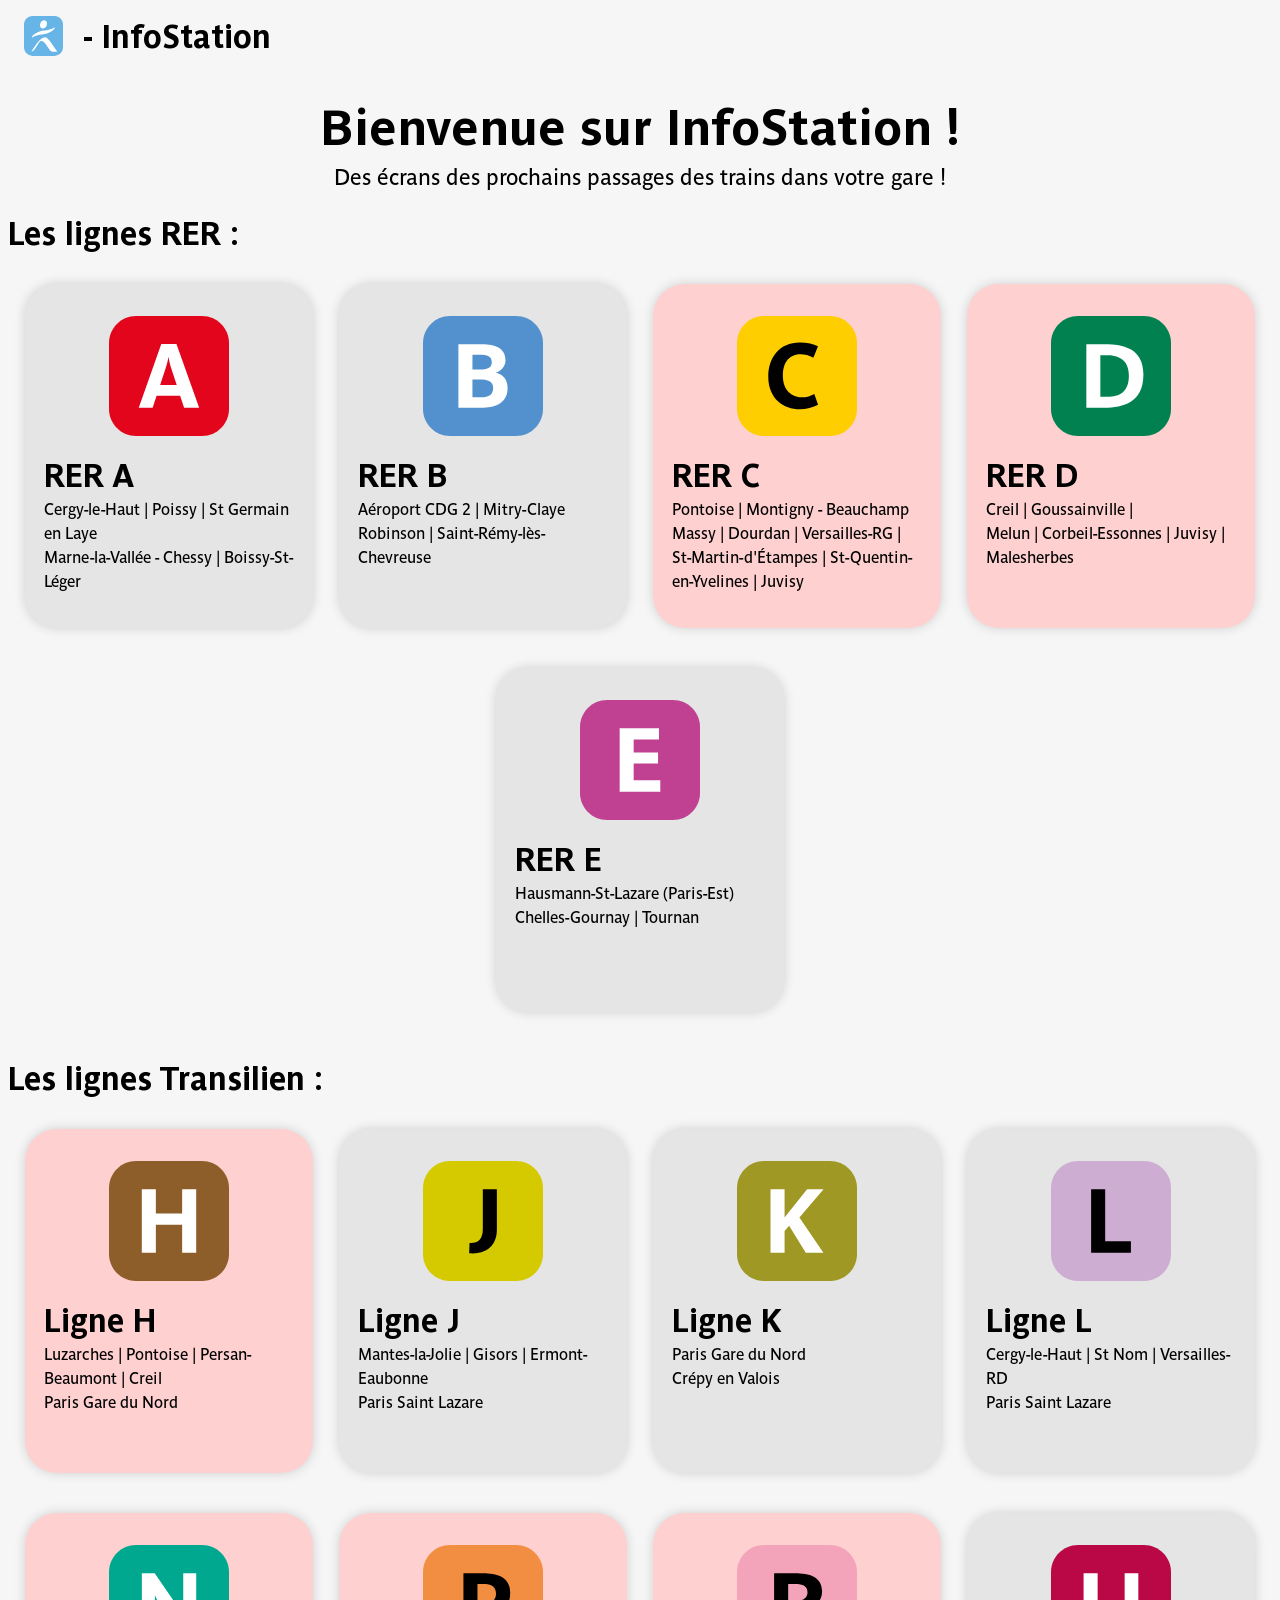
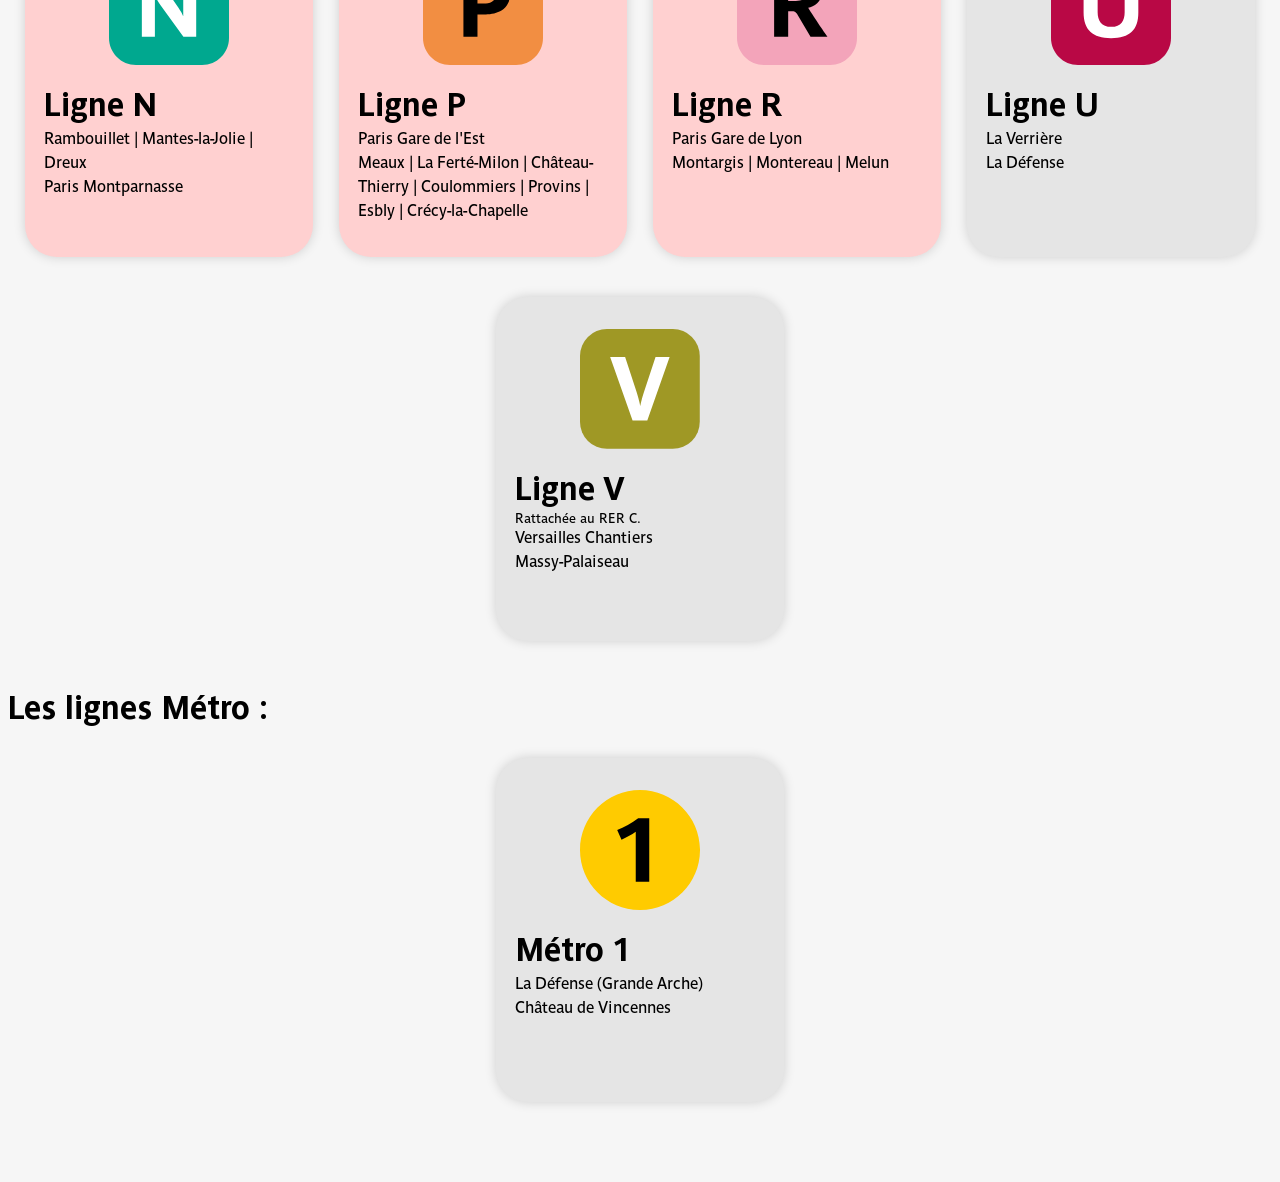
<file: index.html>
<!DOCTYPE html>
<html lang="fr">

<head>
    <meta charset="UTF-8">
    <meta name="viewport" content="width=device-width, initial-scale=1.0">
    <title>InfoStation</title>
    <link rel="stylesheet" href="./css/app.css">
    <style>
        .tile-row {
            display: flex;
            justify-content: space-evenly;
            align-items: stretch;
            gap: 40px 9px;
            flex-wrap: wrap;
            margin-top: 2rem;
        }

        .tile-row:last-child {
            margin-bottom: 5rem;
        }

        .tile-line {
            width: 250px;
            background: #e5e5e5;
            padding: 2rem 1.2rem;
            height: 280px;
            border-radius: 2rem;
            box-shadow: 0 0 0.75rem #00000029;
            transition: all 1s ease-in-out;
            position: relative;
        }

        .tile-line a {
            display: flex;
            flex-direction: column;
            flex-wrap: nowrap;
            align-content: center;
            justify-content: flex-start;
            align-items: flex-start;
        }

        .tile-line:after {
            content: "";
            display: none;
            position: absolute;
            top: -10px;
            right: -10px;
            border-radius: 50%;
            width: 40px;
            height: 40px;
            background: red;
        }

        .tile-line:hover {
            transform: scale(1.04);
            box-shadow: 0 0 2rem #00000029;
        }

        .line-logo {
            width: 120px;
            margin-left: auto;
            margin-right: auto;
        }

        .unactive {
            background-color: #ffd0d0;
        }

        a {
            text-decoration: none;
            color: #000;
        }
    </style>
</head>

<body>
<div class="menu">
    <div>
        <div class="logoLigne" style="margin-left: 1rem;">
            <img src="./img/idfm.svg" alt="" height="40">
            <div class="dot"></div>
        </div>
        <h1>- InfoStation</h1>
    </div>
</div>

<main>
    <div>
        <h1 class="center big" id="dot">Bienvenue sur InfoStation !</h1>
        <p class="big center">Des écrans des prochains passages des trains dans votre gare !</p>
    </div>
    <h1>Les lignes RER : </h1>
    <div class="tile-row">
        <div class="tile-line">
            <a href="rer-a.html">
                <img src="./img/lignes/rer-a.svg" class="line-logo" alt="">
                <h1>RER A</h1>
                <p class="line-direction">Cergy-le-Haut | Poissy | St Germain en Laye</p>
                <p class="line-direction">Marne-la-Vallée - Chessy | Boissy-St-Léger</p>
            </a>
        </div>
        <div class="tile-line">
            <a href="rer-b.html">
                <img src="./img/lignes/rer-b.svg" class="line-logo" alt="">
                <h1>RER B</h1>
                <p class="line-direction">Aéroport CDG 2 | Mitry-Claye</p>
                <p class="line-direction">Robinson | Saint-Rémy-lès-Chevreuse</p>
            </a>
        </div>
        <div class="tile-line unactive">
            <a href="./index.html?error=0">
                <img src="./img/lignes/rer-c.svg" class="line-logo" alt="">
                <h1>RER C</h1>
                <p class="line-direction">Pontoise | Montigny - Beauchamp</p>
                <p class="line-direction">Massy | Dourdan | Versailles-RG | St-Martin-d'Étampes | St-Quentin-en-Yvelines
                    | Juvisy</p>
            </a>
        </div>
        <div class="tile-line unactive">
            <a href="./index.html?error=0">
                <img src="./img/lignes/rer-d.svg" class="line-logo" alt="">
                <h1>RER D</h1>
                <p class="line-direction">Creil | Goussainville | </p>
                <p class="line-direction">Melun | Corbeil-Essonnes | Juvisy | Malesherbes</p>
            </a>
        </div>
        <div class="tile-line">
            <a href="./rer-e.html">
                <img src="./img/lignes/rer-e.svg" class="line-logo" alt="">
                <h1>RER E</h1>
                <p class="line-direction">Hausmann-St-Lazare (Paris-Est)</p>
                <p class="line-direction">Chelles-Gournay | Tournan</p>
            </a>
        </div>
    </div>
    <h1 style="margin-top: 3rem">Les lignes Transilien : </h1>
    <div class="tile-row">
        <div class="tile-line unactive">
            <a href="./index.html?error=0">
                <img src="./img/lignes/train-h.svg" class="line-logo" alt="">
                <h1>Ligne H</h1>
                <p class="line-direction">Luzarches | Pontoise | Persan-Beaumont | Creil</p>
                <p class="line-direction">Paris Gare du Nord</p>
            </a>
        </div>
        <div class="tile-line">
            <a href="train-j.html">
                <img src="./img/lignes/train-j.svg" class="line-logo" alt="">
                <h1>Ligne J</h1>
                <p class="line-direction">Mantes-la-Jolie | Gisors | Ermont-Eaubonne</p>
                <p class="line-direction">Paris Saint Lazare</p>
            </a>
        </div>
        <div class="tile-line">
            <a href="./train-k.html">
                <img src="./img/lignes/train-k.svg" class="line-logo" alt="">
                <h1>Ligne K </h1>
                <p class="line-direction">Paris Gare du Nord</p>
                <p class="line-direction">Crépy en Valois</p>
            </a>
        </div>
        <div class="tile-line">
            <a href="train-l.html">
                <img src="./img/lignes/train-l.svg" class="line-logo" alt="">
                <h1>Ligne L</h1>
                <p class="line-direction">Cergy-le-Haut | St Nom | Versailles-RD</p>
                <p class="line-direction">Paris Saint Lazare</p>
            </a>
        </div>
        <div class="tile-line unactive">
            <a href="./index.html?error=0">
                <img src="./img/lignes/train-n.svg" class="line-logo" alt="">
                <h1>Ligne N</h1>
                <p class="line-direction">Rambouillet | Mantes-la-Jolie | Dreux</p>
                <p class="line-direction">Paris Montparnasse</p>
            </a>
        </div>
        <div class="tile-line unactive">
            <a href="./index.html?error=0">
                <img src="./img/lignes/train-p.svg" class="line-logo" alt="">
                <h1>Ligne P</h1>
                <p class="line-direction">Paris Gare de l'Est</p>
                <p class="line-direction">Meaux | La Ferté-Milon | Château-Thierry | Coulommiers | Provins | Esbly |
                    Crécy-la-Chapelle</p>
            </a>
        </div>
        <div class="tile-line unactive">
            <a href="./index.html?error=0">
                <img src="./img/lignes/train-r.svg" class="line-logo" alt="">
                <h1>Ligne R</h1>
                <p class="line-direction">Paris Gare de Lyon</p>
                <p class="line-direction">Montargis | Montereau | Melun</p>
            </a>
        </div>
        <div class="tile-line">
            <a href="./train-u.html">
                <img src="./img/lignes/train-u.svg" class="line-logo" alt="">
                <h1>Ligne U</h1>
                <p class="line-direction">La Verrière</p>
                <p class="line-direction">La Défense</p>
            </a>
        </div>
        <div class="tile-line">
            <a href="./train-v.html">
                <img src="./img/lignes/train-v.svg" class="line-logo" alt="">
                <h1>Ligne V</h1>
                <small>Rattachée au RER C.</small>
                <p class="line-direction">Versailles Chantiers</p>
                <p class="line-direction">Massy-Palaiseau</p>
            </a>
        </div>
    </div>
    <h1 style="margin-top: 3rem">Les lignes Métro : </h1>
    <div class="tile-row">
        <div class="tile-line">
            <a href="./metro.html?line-1">
                <img src="./img/lignes/metro/1.svg" class="line-logo" alt="">
                <h1>Métro 1</h1>
                <p class="line-direction">La Défense (Grande Arche)</p>
                <p class="line-direction">Château de Vincennes</p>
            </a>
        </div>
    </div>
</main>

</body>

</html>
</file>
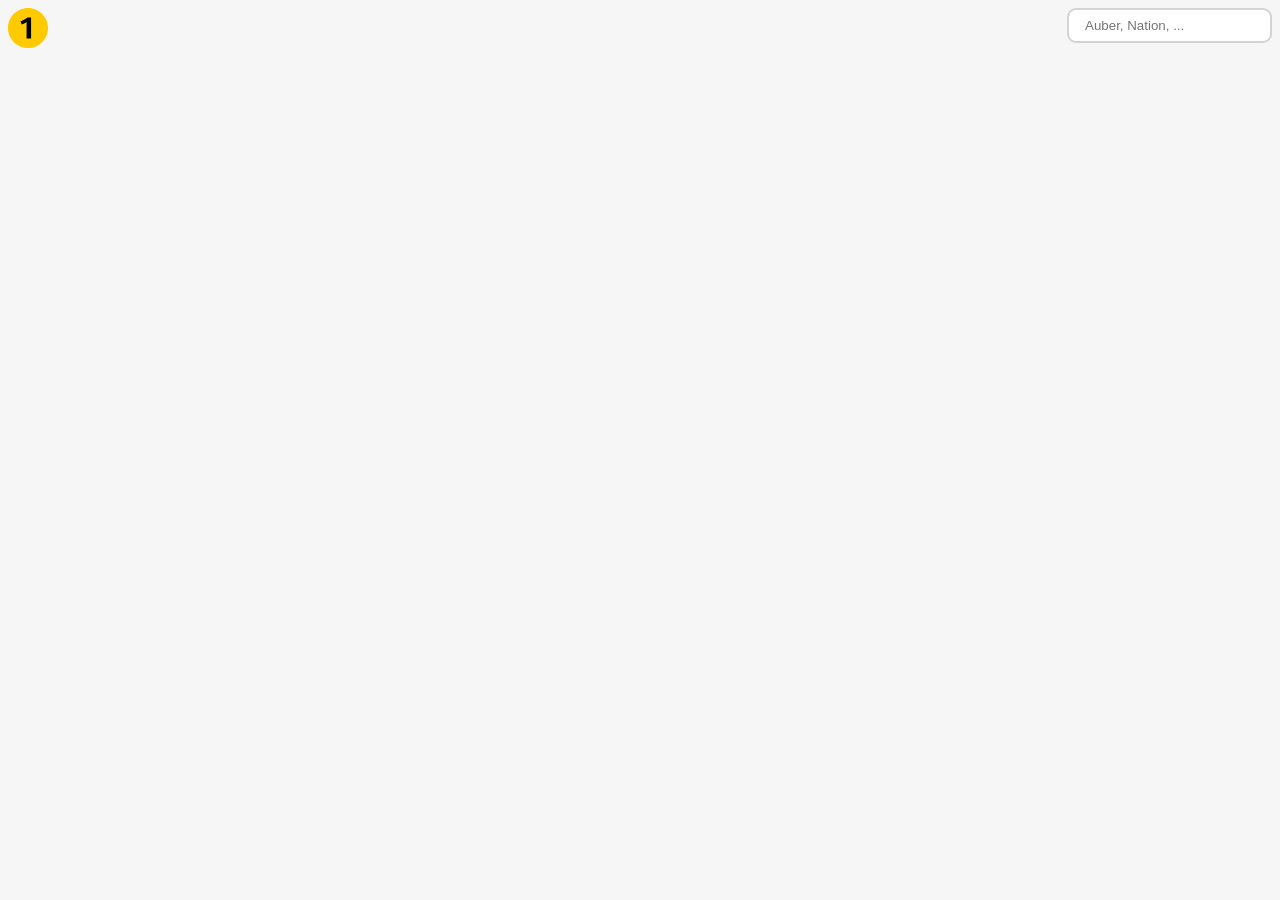
<file: metro.html>
<!DOCTYPE html>
<html lang="fr">

<head>
    <!--
    InfoStation
    © 488166, Parcoursup
    2024
    -->
    <meta charset="UTF-8">
    <meta name="viewport" content="width=device-width, initial-scale=1.0">
    <title>Passage RER</title>
    <link rel="stylesheet" href="./css/app.css">
</head>

<body style="margin: 0;">
    <div class="menu">
        <div>
            <div class="logoLigne">
                <img src="./img/lignes/metro/1.svg" alt="">
            </div>
            <h1 id="station"></h1>
        </div>
        <div style="display: flex; flex-direction: column;">
            <form action="">
                <label for="stationSearch" style="display:none">Rechercher une station</label>
                <input type="text" id="stationSearch" oninput="rechercherStation()" placeholder="Auber, Nation, ...">
                <ul id="stationSearchResults"></ul>
            </form>
        </div>
    </div>
    <div id="horaires" style="margin: .75rem;">
    </div>
    <div class="info-trafic ok" style="display: none">
        <svg xmlns="http://www.w3.org/2000/svg" viewBox="0 0 24 24" fill="#009726" height="50px" style="padding:10px; ">
            <path fill-rule="evenodd"
                d="M2.25 12c0-5.385 4.365-9.75 9.75-9.75s9.75 4.365 9.75 9.75-4.365 9.75-9.75 9.75S2.25 17.385 2.25 12Zm13.36-1.814a.75.75 0 1 0-1.22-.872l-3.236 4.53L9.53 12.22a.75.75 0 0 0-1.06 1.06l2.25 2.25a.75.75 0 0 0 1.14-.094l3.75-5.25Z"
                clip-rule="evenodd" />
        </svg>
        <svg xmlns="http://www.w3.org/2000/svg" viewBox="0 0 24 24" fill="#ff0000" height="50px"
            style="padding:10px; display:none">
            <path fill-rule="evenodd"
                d="M9.401 3.003c1.155-2 4.043-2 5.197 0l7.355 12.748c1.154 2-.29 4.5-2.599 4.5H4.645c-2.309 0-3.752-2.5-2.598-4.5L9.4 3.003ZM12 8.25a.75.75 0 0 1 .75.75v3.75a.75.75 0 0 1-1.5 0V9a.75.75 0 0 1 .75-.75Zm0 8.25a.75.75 0 1 0 0-1.5.75.75 0 0 0 0 1.5Z"
                clip-rule="evenodd" />
        </svg>
        <svg xmlns="http://www.w3.org/2000/svg" viewBox="0 0 24 24" fill="#db6300" height="50px"
            style="padding:10px; display:none">
            <path fill-rule="evenodd"
                d="M2.25 12c0-5.385 4.365-9.75 9.75-9.75s9.75 4.365 9.75 9.75-4.365 9.75-9.75 9.75S2.25 17.385 2.25 12ZM12 8.25a.75.75 0 0 1 .75.75v3.75a.75.75 0 0 1-1.5 0V9a.75.75 0 0 1 .75-.75Zm0 8.25a.75.75 0 1 0 0-1.5.75.75 0 0 0 0 1.5Z"
                clip-rule="evenodd" />
        </svg>

        <h1 style="margin: 0;">Trafic normal sur votre ligne.</h1>
    </div>
    <script src="./js/rer-a.js"></script>
    <script src="./js/info-trafic.js"></script>
</body>

</html>
</file>
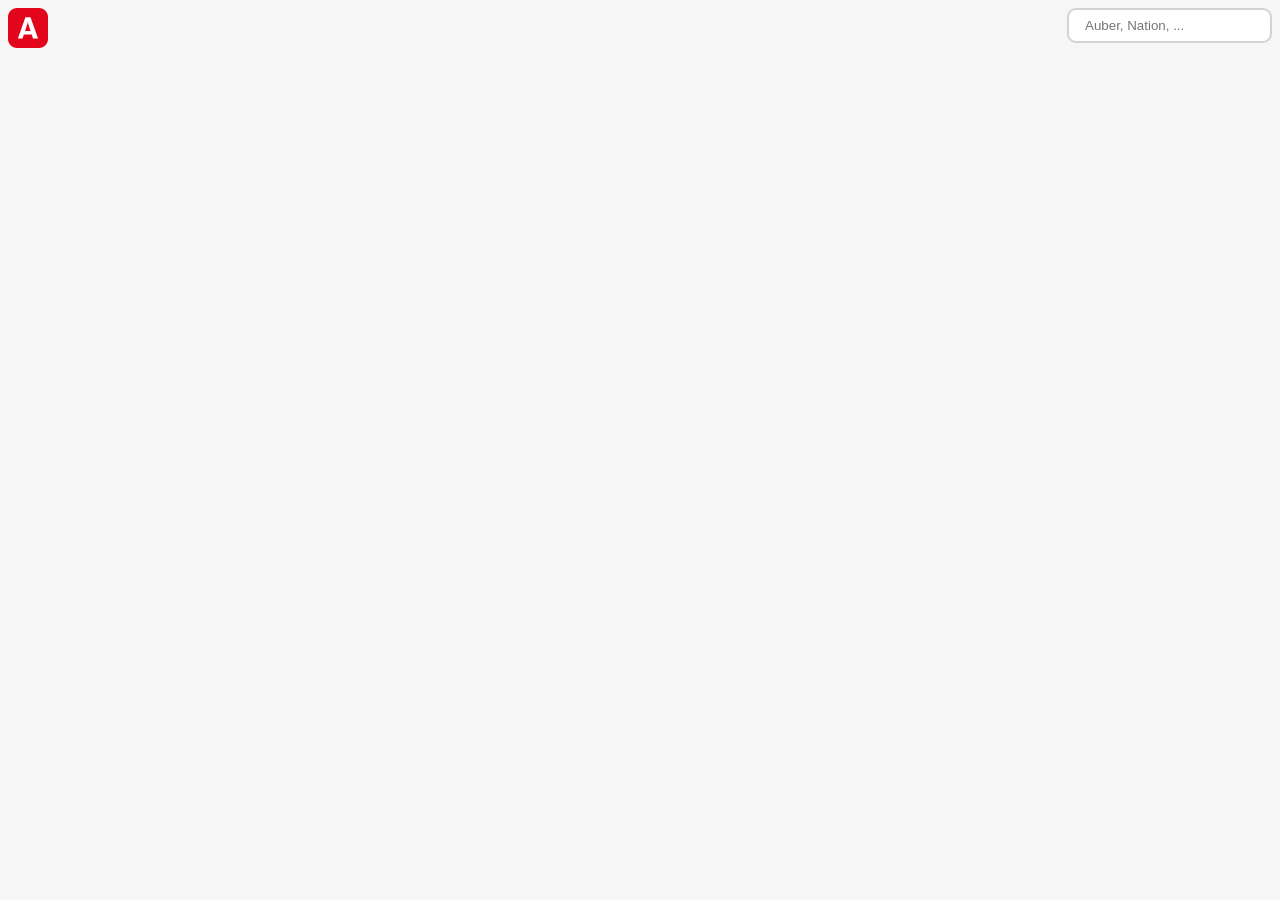
<file: rer-a.html>
<!DOCTYPE html>
<html lang="fr">

<head>
    <meta charset="UTF-8">
    <meta name="viewport" content="width=device-width, initial-scale=1.0">
    <title>Passage RER</title>
    <link rel="stylesheet" href="./css/app.css">
</head>

<body style="margin: 0;">
<div class="menu">
    <div>
        <div class="logoLigne">
            <img src="./img/lignes/rer-a.svg" alt="">
        </div>
        <h1 id="station"></h1>
    </div>
    <div style="display: flex; flex-direction: column;">
        <form action="">
            <label for="stationSearch" style="display:none">Rechercher une station</label>
            <input type="text" id="stationSearch" oninput="rechercherStation()" placeholder="Auber, Nation, ...">
            <ul id="stationSearchResults"></ul>
        </form>
    </div>
</div>
<div id="horaires" style="margin: .75rem;">
</div>
<div class="info-trafic ok" style="display: none">
    <svg xmlns="http://www.w3.org/2000/svg" viewBox="0 0 24 24" fill="#009726" height="50px" style="padding:10px; ">
        <path fill-rule="evenodd"
              d="M2.25 12c0-5.385 4.365-9.75 9.75-9.75s9.75 4.365 9.75 9.75-4.365 9.75-9.75 9.75S2.25 17.385 2.25 12Zm13.36-1.814a.75.75 0 1 0-1.22-.872l-3.236 4.53L9.53 12.22a.75.75 0 0 0-1.06 1.06l2.25 2.25a.75.75 0 0 0 1.14-.094l3.75-5.25Z"
              clip-rule="evenodd"/>
    </svg>
    <svg xmlns="http://www.w3.org/2000/svg" viewBox="0 0 24 24" fill="#ff0000" height="50px"
         style="padding:10px; display:none">
        <path fill-rule="evenodd"
              d="M9.401 3.003c1.155-2 4.043-2 5.197 0l7.355 12.748c1.154 2-.29 4.5-2.599 4.5H4.645c-2.309 0-3.752-2.5-2.598-4.5L9.4 3.003ZM12 8.25a.75.75 0 0 1 .75.75v3.75a.75.75 0 0 1-1.5 0V9a.75.75 0 0 1 .75-.75Zm0 8.25a.75.75 0 1 0 0-1.5.75.75 0 0 0 0 1.5Z"
              clip-rule="evenodd"/>
    </svg>
    <svg xmlns="http://www.w3.org/2000/svg" viewBox="0 0 24 24" fill="#db6300" height="50px"
         style="padding:10px; display:none">
        <path fill-rule="evenodd"
              d="M2.25 12c0-5.385 4.365-9.75 9.75-9.75s9.75 4.365 9.75 9.75-4.365 9.75-9.75 9.75S2.25 17.385 2.25 12ZM12 8.25a.75.75 0 0 1 .75.75v3.75a.75.75 0 0 1-1.5 0V9a.75.75 0 0 1 .75-.75Zm0 8.25a.75.75 0 1 0 0-1.5.75.75 0 0 0 0 1.5Z"
              clip-rule="evenodd"/>
    </svg>

    <h1 style="margin: 0;">Trafic normal sur votre ligne.</h1>
</div>
<script src="./js/app.js"></script>
<script src="./js/rer-a.js"></script>
<style>
    .connect-wifi {
        position: fixed;
        bottom: 0;
        left: 0;
        margin: 1rem;
        padding: 1rem 1rem;
        height: 40px !important;
        border-radius: 50em;
        background: rgba(217, 217, 217, 0.85);
    }

    .connect-wifi {
        background: #f696a0;
    }

    .connect-wifi .bi {
        fill: #a60316;
    }
</style>
<div class="connect-wifi" id="icone-wifi">
    <svg xmlns="http://www.w3.org/2000/svg" width="40" height="40" class="bi bi-wifi"
         viewBox="0 0 16 16">
        <path d="M15.384 6.115a.485.485 0 0 0-.047-.736A12.44 12.44 0 0 0 8 3C5.259 3 2.723 3.882.663 5.379a.485.485 0 0 0-.048.736.52.52 0 0 0 .668.05A11.45 11.45 0 0 1 8 4c2.507 0 4.827.802 6.716 2.164.205.148.49.13.668-.049"/>
        <path d="M13.229 8.271a.482.482 0 0 0-.063-.745A9.46 9.46 0 0 0 8 6c-1.905 0-3.68.56-5.166 1.526a.48.48 0 0 0-.063.745.525.525 0 0 0 .652.065A8.46 8.46 0 0 1 8 7a8.46 8.46 0 0 1 4.576 1.336c.206.132.48.108.653-.065m-2.183 2.183c.226-.226.185-.605-.1-.75A6.5 6.5 0 0 0 8 9c-1.06 0-2.062.254-2.946.704-.285.145-.326.524-.1.75l.015.015c.16.16.407.19.611.09A5.5 5.5 0 0 1 8 10c.868 0 1.69.201 2.42.56.203.1.45.07.61-.091zM9.06 12.44c.196-.196.198-.52-.04-.66A2 2 0 0 0 8 11.5a2 2 0 0 0-1.02.28c-.238.14-.236.464-.04.66l.706.706a.5.5 0 0 0 .707 0l.707-.707z"/>
    </svg>
</div>
</body>

</html>
</file>
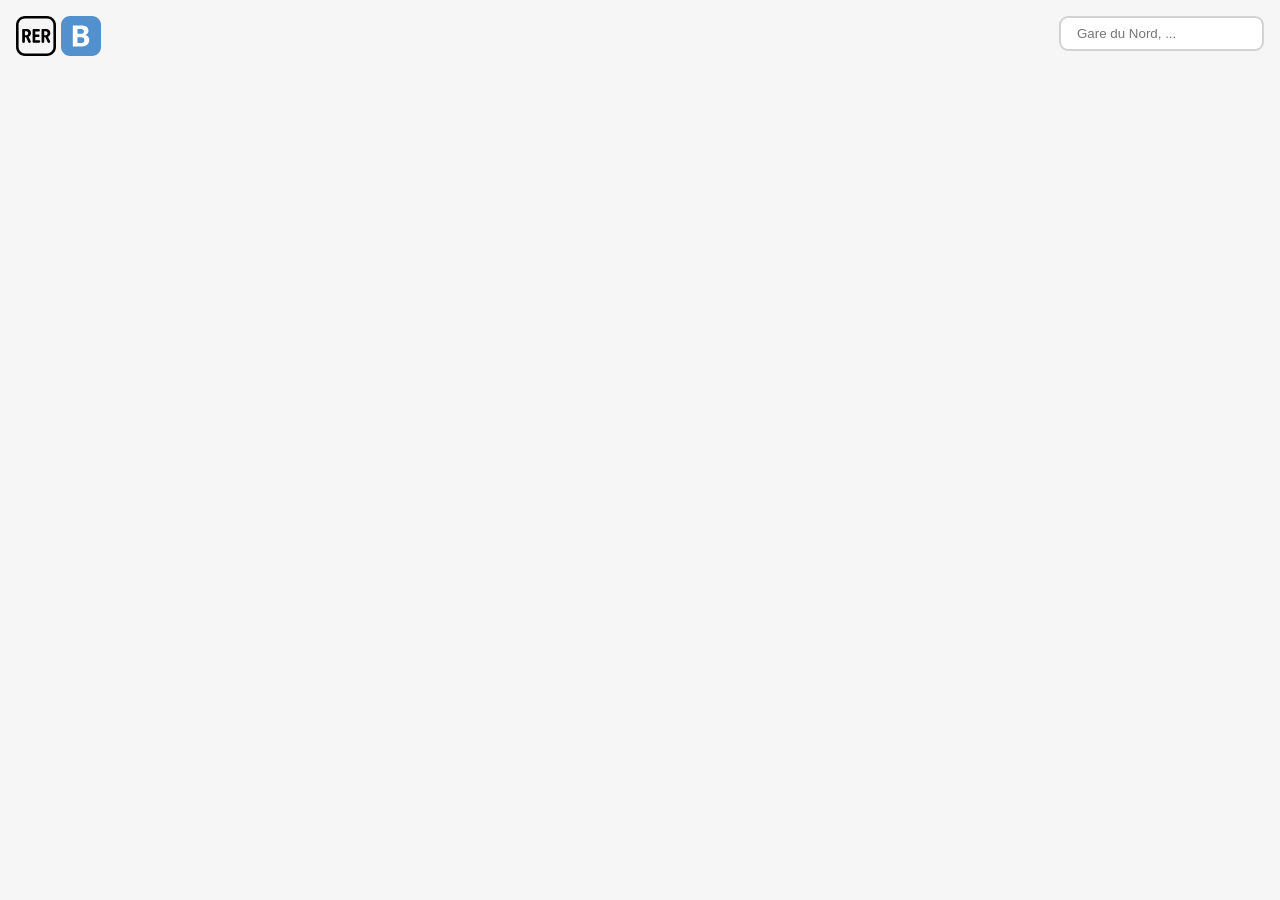
<file: rer-b.html>
<!DOCTYPE html>
<html lang="fr">

<head>
    <meta charset="UTF-8">
    <meta name="viewport" content="width=device-width, initial-scale=1.0">
    <title>Passage RER</title>
    <link rel="stylesheet" href="./css/app.css">
</head>

<body>
<div class="menu">
    <div>
        <div class="logoLigne">
            <svg viewBox="0 0 40 40" xmlns="http://www.w3.org/2000/svg" aria-hidden="true" focusable="false"
                 class="svgmode svgmode-rer traffic-info-line-container__picto traffic-info-line-container__picto-mode"
                 style="height: 40px;">
                <path class="svgmode__bg" fill="none"
                      d="M9.00176 40H30.9982C35.9647 40 40 35.9647 40 30.9982V9.00176C40 4.03527 35.9647 0 30.9982 0H9.00176C4.03527 0 0 4.03527 0 9.00176V30.9982C0 35.9647 4.03527 40 9.00176 40Z">
                </path>
                <path class="svgmode__fg"
                      d="M34.342 16.903C34.342 14.2081 32.3385 12.9524 30.3914 12.9524H26.6383C25.9328 12.9524 25.5378 13.5026 25.5378 14.1093V25.8624C25.5378 26.5679 26.2432 26.9065 26.8923 26.9065C27.6401 26.9065 28.2468 26.5538 28.2468 25.8624V21.3051H29.4037L31.6471 26.3563C31.8446 26.7513 32.1974 26.9065 32.5924 26.9065C33.3967 26.9065 34.5395 26.1587 34.088 25.2557L31.9434 20.7548C33.2415 20.0917 34.342 18.9489 34.342 16.903ZM24.1974 25.5944C24.1974 24.9877 23.8023 24.3386 23.0968 24.3386H19.3014V20.8818H22.4478C23.1533 20.8818 23.5483 20.2751 23.5483 19.7249C23.5483 19.1323 23.1533 18.5679 22.4478 18.5679H19.3014V15.4215H22.8006C23.506 15.4215 23.9011 14.7161 23.9011 14.1658C23.9011 13.5591 23.506 12.9101 22.8006 12.9101H17.693C16.9875 12.9101 16.5924 13.4603 16.5924 14.067V25.7637C16.5924 26.4691 17.2979 26.8078 17.9469 26.8078H23.0968C23.8023 26.8501 24.1974 26.1446 24.1974 25.5944ZM14.9981 16.903C14.9981 14.2081 12.9946 12.9524 11.0475 12.9524H7.29438C6.58891 12.9524 6.19385 13.5026 6.19385 14.1093V25.8624C6.19385 26.5679 6.89931 26.9065 7.54834 26.9065C8.29614 26.9065 8.90284 26.5538 8.90284 25.8624V21.3051H10.0598L12.3173 26.3563C12.5148 26.7513 12.8676 26.9065 13.2626 26.9065C14.0669 26.9065 15.2097 26.1587 14.7582 25.2557L12.6136 20.7548C13.8976 20.0917 14.9981 18.9489 14.9981 16.903ZM31.5483 17.1993C31.5483 18.8924 29.9963 19.3016 29.051 19.3016H28.2468V15.2522H29.1921C30.4478 15.2522 31.5483 15.8025 31.5483 17.1993ZM12.2044 17.1993C12.2044 18.8924 10.6524 19.3016 9.70708 19.3016H8.90284V15.2522H9.84817C11.1039 15.2522 12.2044 15.8025 12.2044 17.1993Z">
                </path>
                <path class="svgmode__fg"
                      d="M30.9982 40H9.00176C4.03527 40 0 35.9647 0 30.9982V9.00176C0 4.03527 4.03527 0 9.00176 0H30.9982C35.9647 0 40 4.03527 40 9.00176V30.9982C40 35.9647 35.9647 40 30.9982 40ZM37.3898 30.9982V9.00176C37.3898 5.47442 34.5256 2.59612 30.9841 2.59612H9.00176C5.47443 2.59612 2.59612 5.46032 2.59612 9.00176V30.9982C2.59612 34.5256 5.46032 37.4039 9.00176 37.4039H30.9982C34.5256 37.3898 37.3898 34.5256 37.3898 30.9982Z">
                </path>
            </svg>
            <svg class="tn-svg-line tn-svg-line--RER_B traffic-info-line-container__picto" viewBox="0 0 48 48"
                 xmlns="http://www.w3.org/2000/svg" aria-hidden="true" style="height: 40px;">
                <path
                        d="M37.2148 48H10.8021C4.84233 48 0 43.1577 0 37.1979V10.8021C0 4.84233 4.84233 0 10.8021 0H37.1979C43.1577 0 48 4.84233 48 10.8021V37.1979C48 43.1577 43.1746 48 37.2148 48Z">
                </path>
                <path
                        d="M23.4157 36.69H14.1543V11.2593H23.8051C28.5628 11.2593 33.0157 12.563 33.0157 17.7101C33.0157 20.3344 30.9331 22.3154 28.9522 22.6709V22.7386C31.6104 23.0942 33.8453 25.1937 33.8453 28.7831C33.8622 35.217 28.2411 36.69 23.4157 36.69ZM22.5522 15.509H19.7755V21.3503H22.6199C25.5659 21.3503 27.513 20.8762 27.513 18.472C27.513 16.1355 25.786 15.509 22.5522 15.509ZM22.8061 25.3799H19.7755V32.4741H23.094C26.6495 32.4741 28.0548 31.3566 28.0548 28.6646C28.0548 25.854 25.3628 25.3799 22.8061 25.3799Z"
                        class="svg-line-number" fill="#fff"></path>
            </svg>
        </div>
        <h1 id="station"></h1>
    </div>
    <div style="display: flex; flex-direction: column;">
        <form action="">
            <label for="stationSearch" style="display: none">Gare : </label>
            <input type="text" id="stationSearch" oninput="rechercherStation()" placeholder="Gare du Nord, ...">
            <ul id="stationSearchResults"></ul>

        </form>
    </div>
</div>
<div id="horaires">
</div>

<script src="./js/rer-b.js"></script>
<script>

    function rechercherStation() {
        const inputValue = document.getElementById('stationSearch').value.toLowerCase();
        const resultsContainer = document.getElementById('stationSearchResults');
        resultsContainer.innerHTML = '';

        jsonArrets.forEach(arret => {
            const stopNameLowerCase = arret.stop_name.toLowerCase();
            if (stopNameLowerCase.includes(inputValue)) {
                const li = document.createElement('li');
                li.textContent = arret.stop_name;
                li.addEventListener('click', () => onStationClick(arret.stop_id, arret.stop_name));
                resultsContainer.appendChild(li);
            }
        });

        if (resultsContainer.children.length > 0) {
            resultsContainer.style.display = 'block';
        } else {
            resultsContainer.style.display = 'none';
        }
    }

    function onStationClick(stopId, stopName) {
        console.log(`Stop ID: ${extractStopId(stopId)}, Stop Name: ${stopName}`);
        document.getElementById('stationSearch').value = stopName;
        document.getElementById('stationSearchResults').style.display = 'none';
        updateHorairesv2(extractStopId(stopId));
        stop_Id = extractStopId(stopId);
        localStorage.setItem("stop_id", extractStopId(stopId))
        prochainTrain()
    }

    function extractStopId(stopId) {
        return stopId.split(':').pop(); // Extraire la dernière partie après le dernier ":"
    }
</script>
</body>

</html>
</file>
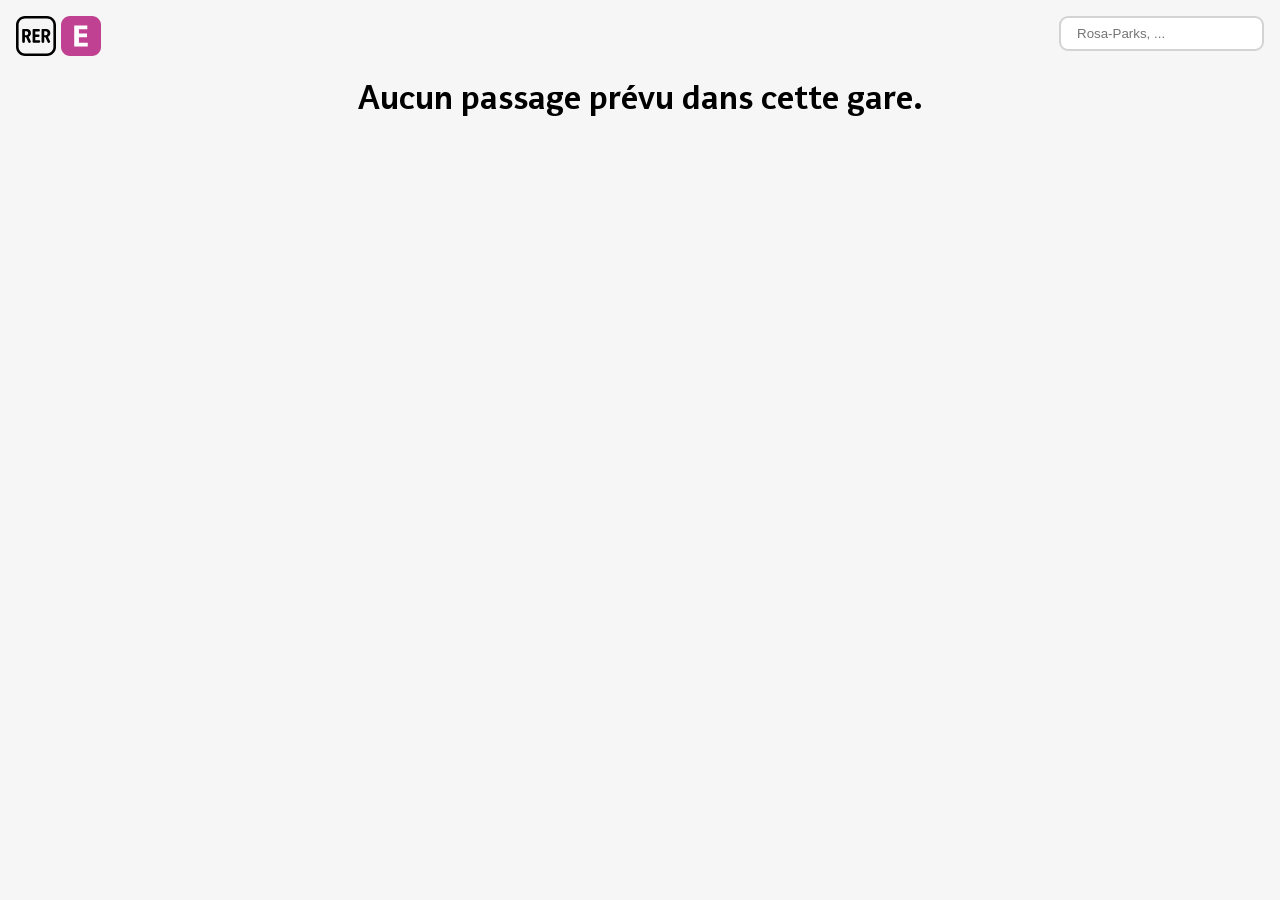
<file: rer-e.html>
<!DOCTYPE html>
<html lang="fr">

<head>
    <meta charset="UTF-8">
    <meta name="viewport" content="width=device-width, initial-scale=1.0">
    <title>Passage RER</title>
    <link rel="stylesheet" href="./css/app.css">
</head>

<body class="sncf">
    <div class="menu">
        <div>
            <div class="logoLigne">
                <img src="img/rer-logo.svg" style="height:40px" alt="Logo Train">
                <img src="img/lignes/rer-e.svg" style="height:40px" alt="Logo RER E">
            </div>
            <h1 id="station"></h1>
        </div>
        <div style="display: flex; flex-direction: column;">
            <form action="">
                <input type="text" id="stationSearch" oninput="rechercherStation()" placeholder="Rosa-Parks, ..." spellcheck="false">
                <ul id="stationSearchResults"></ul>
                
            </form>
        </div>
    </div>
    <div id="horaires">
    </div>

    <script src="./js/rer-e.js"></script>
    <script>

        function rechercherStation() {
            const inputValue = document.getElementById('stationSearch').value.toLowerCase();
            const resultsContainer = document.getElementById('stationSearchResults');
            resultsContainer.innerHTML = '';

            jsonArrets.forEach(arret => {
                const stopNameLowerCase = arret.stop_name.toLowerCase();
                if (stopNameLowerCase.includes(inputValue)) {
                    const li = document.createElement('li');
                    li.textContent = arret.stop_name;
                    li.addEventListener('click', () => onStationClick(arret.stop_id, arret.stop_name));
                    resultsContainer.appendChild(li);
                }
            });

            if (resultsContainer.children.length > 0) {
                resultsContainer.style.display = 'block';
            } else {
                resultsContainer.style.display = 'none';
            }
        }

        function onStationClick(stopId, stopName) {
            console.log(`Stop ID: ${extractStopId(stopId)}, Stop Name: ${stopName}`);
            document.getElementById('stationSearch').value = stopName;
            document.getElementById('stationSearchResults').style.display = 'none';
            updateHorairesv2(extractStopId(stopId));
            stop_Id = extractStopId(stopId);
            localStorage.setItem("stop_id", extractStopId(stopId))
            prochainTrain()
        }

        function extractStopId(stopId) {
            return stopId.split(':').pop(); // Extraire la dernière partie après le dernier ":"
        }
    </script>
</body>

</html>
</file>
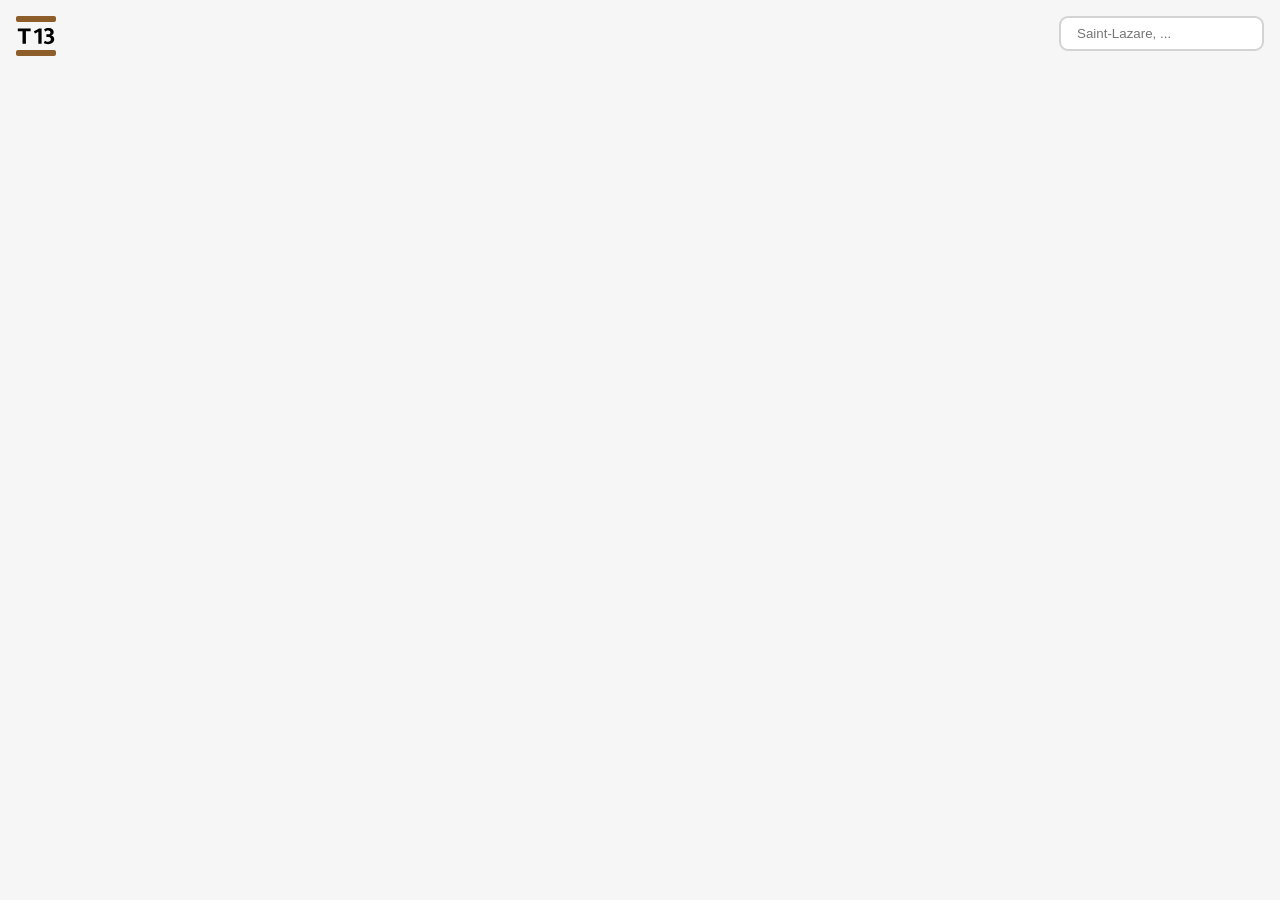
<file: t13.html>
<!DOCTYPE html>
<html lang="fr">

<head>
    <meta charset="UTF-8">
    <meta name="viewport" content="width=device-width, initial-scale=1.0">
    <title>Passage Tram T13</title>
    <link rel="stylesheet" href="./css/app.css">
</head>

<body class="sncf">
    <div class="menu">
        <div>
            <div class="logoLigne">
                <svg class="tn-svg-line tn-svg-line--TRAM_T13 traffic-info-line-container__picto" viewBox="0 0 48 48"
                    xmlns="http://www.w3.org/2000/svg" aria-hidden="true" style="height: 40px;">
                    <path d="M11.9025 18.2118V33.3768H7.82209V18.2118H2.13318V14.8944H17.5914V18.2118H11.9025Z"
                        class="svg-line-number--white"></path>
                    <path
                        d="M26.802 33.3599V18.8381C25.6846 19.7351 23.8899 20.5983 22.6708 21.1399L21.4179 18.3134C23.348 17.501 25.6845 16.2654 27.5131 14.8776H30.73V33.3599H26.802Z"
                        class="svg-line-number--white"></path>
                    <path
                        d="M38.6539 33.8167C36.0126 33.8167 34.5396 33.1566 33.3036 32.4288L34.7428 29.5685C35.5216 30.1101 36.8084 30.7701 38.383 30.7701C40.5332 30.7701 41.8708 29.5177 41.8708 27.9436C41.8708 25.828 40.2454 25.0833 38.366 25.0833H36.4528V22.0198H38.383C40.1946 22.0198 41.312 21.072 41.312 19.6672C41.312 18.4824 40.4147 17.4161 38.4846 17.4161C36.7745 17.4161 35.657 18.2285 35.0475 18.7532L33.7099 16.0283C35.2845 14.9789 36.9777 14.3865 39.3142 14.3865C43.0899 14.3865 45.2401 16.6375 45.2401 19.0917C45.2401 21.0043 44.2242 22.5275 42.2602 23.2553V23.3061C44.3089 23.6954 45.8497 25.2694 45.8497 27.859C45.8497 31.1086 42.9544 33.8167 38.6539 33.8167Z"
                        class="svg-line-number--white"></path>
                    <path
                        d="M45.5958 7.21017H2.40427C1.08363 7.21017 0 6.14389 0 4.8068V2.40342C0 1.08325 1.0667 0 2.40427 0H45.5958C46.9165 0 48 1.06632 48 2.40342V4.8068C47.9831 6.14389 46.9165 7.21017 45.5958 7.21017Z"
                        fill="#8D5E2A"></path>
                    <path
                        d="M47.9832 45.5966V43.1932C47.9832 41.8731 46.9165 40.7898 45.5789 40.7898H2.40427C1.08363 40.7898 0 41.8561 0 43.1932V45.5966C0 46.9168 1.0667 48 2.40427 48H45.5958C46.9165 48 47.9832 46.9168 47.9832 45.5966Z"
                        fill="#8D5E2A"></path>
                </svg>
            </div>
            <h1 id="station"></h1>
        </div>
        <div style="display: flex; flex-direction: column;">
            <form action="">
                <input type="text" id="stationSearch" oninput="rechercherStation()" placeholder="Saint-Lazare, ...">
                <ul id="stationSearchResults"></ul>
                
            </form>
        </div>
    </div>
    <div id="horaires_s1">
    </div>
    <div id="horaires_s2">
    </div>

    <script src="./js/tram-13.js"></script>
    <script>
        function rechercherStation() {
            const inputValue = document.getElementById('stationSearch').value.toLowerCase();
            const resultsContainer = document.getElementById('stationSearchResults');
            resultsContainer.innerHTML = '';

            jsonArrets.forEach(arret => {
                const stopNameLowerCase = arret.stop_name.toLowerCase();
                if (stopNameLowerCase.includes(inputValue)) {
                    const li = document.createElement('li');
                    li.textContent = arret.stop_name;
                    li.addEventListener('click', () => onStationClick(arret.stop_id, arret.stop_name));
                    resultsContainer.appendChild(li);
                }
            });

            if (resultsContainer.children.length > 0) {
                resultsContainer.style.display = 'block';
            } else {
                resultsContainer.style.display = 'none';
            }
        }

        function onStationClick(stopId, stopName) {
            console.log(`Stop ID: ${extractStopId(stopId)}, Stop Name: ${stopName}`);
            document.getElementById('stationSearch').value = stopName;
            document.getElementById('stationSearchResults').style.display = 'none';
            updateHorairesv2(extractStopId(stopId));
            stop_Id = extractStopId(stopId);
            localStorage.setItem("stop_id", extractStopId(stopId))
            prochainTrain()
        }

        function extractStopId(stopId) {
            return stopId.split(':').pop(); // Extraire la dernière partie après le dernier ":"
        }
    </script>
</body>

</html>
</file>
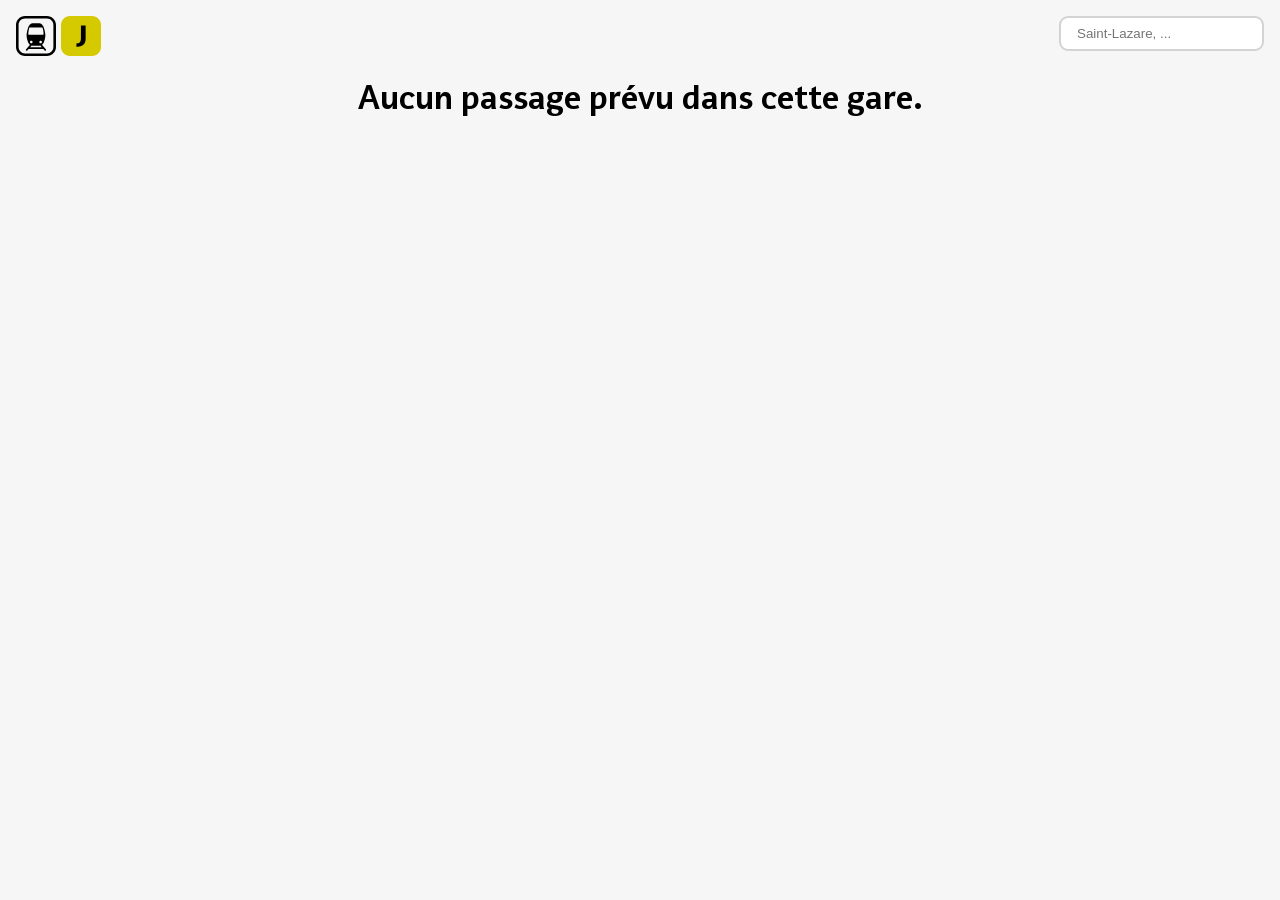
<file: train-j.html>
<!DOCTYPE html>
<html lang="fr">

<head>
    <meta charset="UTF-8">
    <meta name="viewport" content="width=device-width, initial-scale=1.0">
    <title>Passage RER</title>
    <link rel="stylesheet" href="./css/app.css">
</head>

<body class="sncf">
<div class="menu">
    <div>
        <div class="logoLigne">
            <img src="img/train-logo.svg" style="height:40px" alt="Logo Train">
            <img src="img/lignes/train-j.svg" style="height:40px" alt="Logo ligne J">
        </div>
        <h1 id="station"></h1>
    </div>
    <div style="display: flex; flex-direction: column;">
        <form action="">
            <input type="text" id="stationSearch" oninput="rechercherStation()" placeholder="Saint-Lazare, ..."
                   spellcheck="false">
            <ul id="stationSearchResults"></ul>

        </form>
    </div>
</div>
<div id="horaires">
</div>

<script src="./js/train-j.js"></script>
<script>

    function rechercherStation() {
        const inputValue = document.getElementById('stationSearch').value.toLowerCase();
        const resultsContainer = document.getElementById('stationSearchResults');
        resultsContainer.innerHTML = '';

        jsonArrets.forEach(arret => {
            const stopNameLowerCase = arret.stop_name.toLowerCase();
            if (stopNameLowerCase.includes(inputValue)) {
                const li = document.createElement('li');
                li.textContent = arret.stop_name;
                li.addEventListener('click', () => onStationClick(arret.stop_id, arret.stop_name));
                resultsContainer.appendChild(li);
            }
        });

        if (resultsContainer.children.length > 0) {
            resultsContainer.style.display = 'block';
        } else {
            resultsContainer.style.display = 'none';
        }
    }

    function onStationClick(stopId, stopName) {
        console.log(`Stop ID: ${extractStopId(stopId)}, Stop Name: ${stopName}`);
        document.getElementById('stationSearch').value = stopName;
        document.getElementById('stationSearchResults').style.display = 'none';
        updateHorairesv2(extractStopId(stopId));
        stop_Id = extractStopId(stopId);
        localStorage.setItem("stop_id", extractStopId(stopId))
        prochainTrain()
    }

    function extractStopId(stopId) {
        return stopId.split(':').pop(); // Extraire la dernière partie après le dernier ":"
    }
</script>
</body>

</html>
</file>
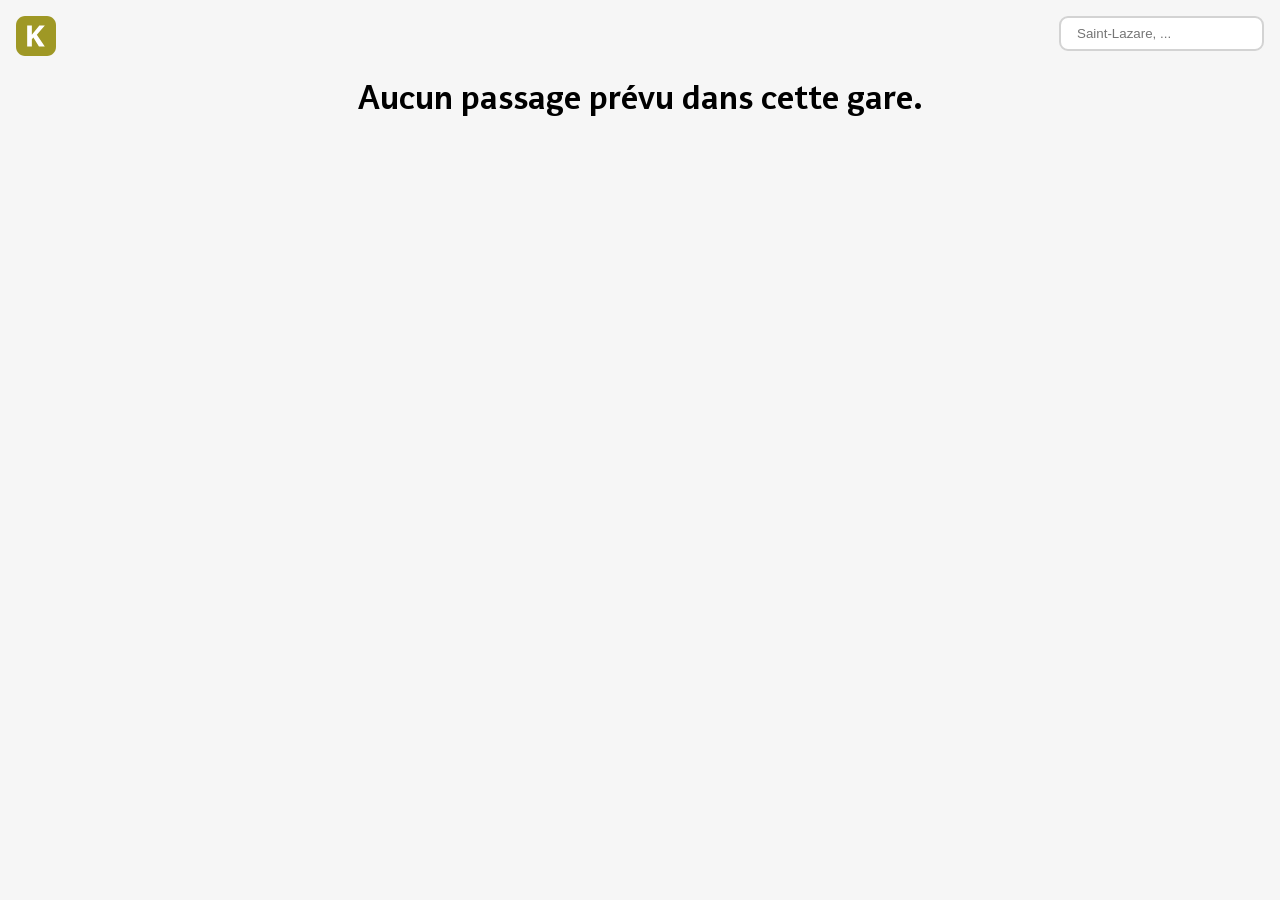
<file: train-k.html>
<!DOCTYPE html>
<html lang="fr">

<head>
    <meta charset="UTF-8">
    <meta name="viewport" content="width=device-width, initial-scale=1.0">
    <title>Passage RER</title>
    <link rel="stylesheet" href="./css/app.css">
</head>

<body class="sncf">
    <div class="menu">
        <div>
            <div class="logoLigne">
                <img src="./img/lignes/train-k.svg" alt="">
            </div>
            <h1 id="station"></h1>
        </div>
        <div style="display: flex; flex-direction: column;">
            <form action="">
                <label for="stationSearch"></label>
                <input type="text" id="stationSearch" oninput="rechercherStation()" placeholder="Saint-Lazare, ...">
                <ul id="stationSearchResults"></ul>
                
            </form>
        </div>
    </div>
    <div id="horaires">
    </div>

    <script src="js/train-k.js"></script>
    <script>

        function rechercherStation() {
            const inputValue = document.getElementById('stationSearch').value.toLowerCase();
            const resultsContainer = document.getElementById('stationSearchResults');
            resultsContainer.innerHTML = '';

            jsonArrets.forEach(arret => {
                const stopNameLowerCase = arret.stop_name.toLowerCase();
                if (stopNameLowerCase.includes(inputValue)) {
                    const li = document.createElement('li');
                    li.textContent = arret.stop_name;
                    li.addEventListener('click', () => onStationClick(arret.stop_id, arret.stop_name));
                    resultsContainer.appendChild(li);
                }
            });

            if (resultsContainer.children.length > 0) {
                resultsContainer.style.display = 'block';
            } else {
                resultsContainer.style.display = 'none';
            }
        }

        function onStationClick(stopId, stopName) {
            console.log(`Stop ID: ${extractStopId(stopId)}, Stop Name: ${stopName}`);
            document.getElementById('stationSearch').value = stopName;
            document.getElementById('stationSearchResults').style.display = 'none';
            updateHorairesv2(extractStopId(stopId));
            stop_Id = extractStopId(stopId);
            localStorage.setItem("stop_id", extractStopId(stopId))
            prochainTrain()
        }

        function extractStopId(stopId) {
            return stopId.split(':').pop(); // Extraire la dernière partie après le dernier ":"
        }
    </script>
</body>

</html>
</file>
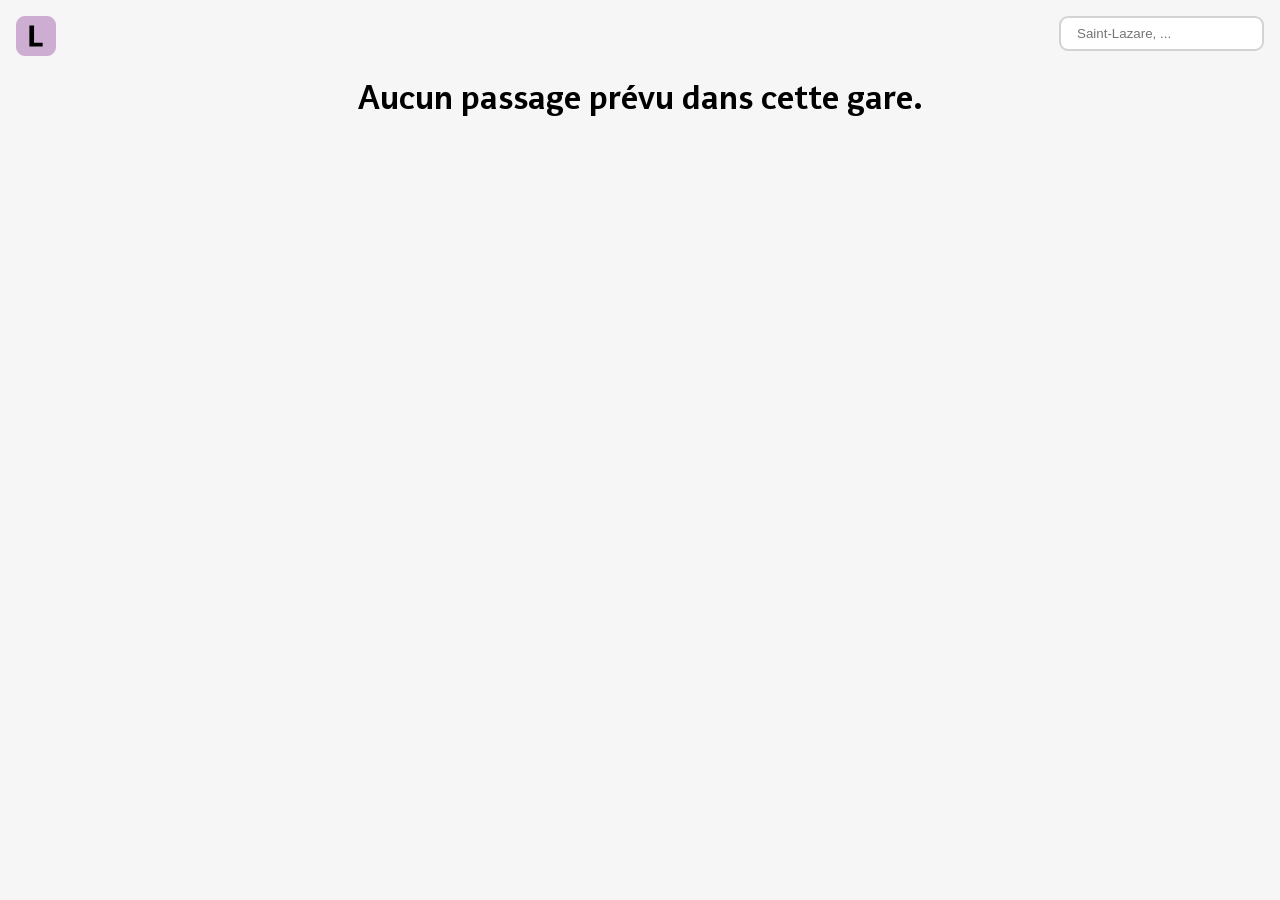
<file: train-l.html>
<!DOCTYPE html>
<html lang="fr">

<head>
    <meta charset="UTF-8">
    <meta name="viewport" content="width=device-width, initial-scale=1.0">
    <title>Passage RER</title>
    <link rel="stylesheet" href="./css/app.css">
</head>

<body class="sncf">
    <div class="menu">
        <div>
            <div class="logoLigne">
                <img src="./img/lignes/train-l.svg" alt="">
            </div>
            <h1 id="station"></h1>
        </div>
        <div style="display: flex; flex-direction: column;">
            <form action="">
                <label for="stationSearch"></label>
                <input type="text" id="stationSearch" oninput="rechercherStation()" placeholder="Saint-Lazare, ...">
                <ul id="stationSearchResults"></ul>
                
            </form>
        </div>
    </div>
    <div id="horaires">
    </div>

    <script src="js/train-l.js"></script>
    <script>

        function rechercherStation() {
            const inputValue = document.getElementById('stationSearch').value.toLowerCase();
            const resultsContainer = document.getElementById('stationSearchResults');
            resultsContainer.innerHTML = '';

            jsonArrets.forEach(arret => {
                const stopNameLowerCase = arret.stop_name.toLowerCase();
                if (stopNameLowerCase.includes(inputValue)) {
                    const li = document.createElement('li');
                    li.textContent = arret.stop_name;
                    li.addEventListener('click', () => onStationClick(arret.stop_id, arret.stop_name));
                    resultsContainer.appendChild(li);
                }
            });

            if (resultsContainer.children.length > 0) {
                resultsContainer.style.display = 'block';
            } else {
                resultsContainer.style.display = 'none';
            }
        }

        function onStationClick(stopId, stopName) {
            console.log(`Stop ID: ${extractStopId(stopId)}, Stop Name: ${stopName}`);
            document.getElementById('stationSearch').value = stopName;
            document.getElementById('stationSearchResults').style.display = 'none';
            updateHorairesv2(extractStopId(stopId));
            stop_Id = extractStopId(stopId);
            localStorage.setItem("stop_id", extractStopId(stopId))
            prochainTrain()
        }

        function extractStopId(stopId) {
            return stopId.split(':').pop(); // Extraire la dernière partie après le dernier ":"
        }
    </script>
</body>

</html>
</file>
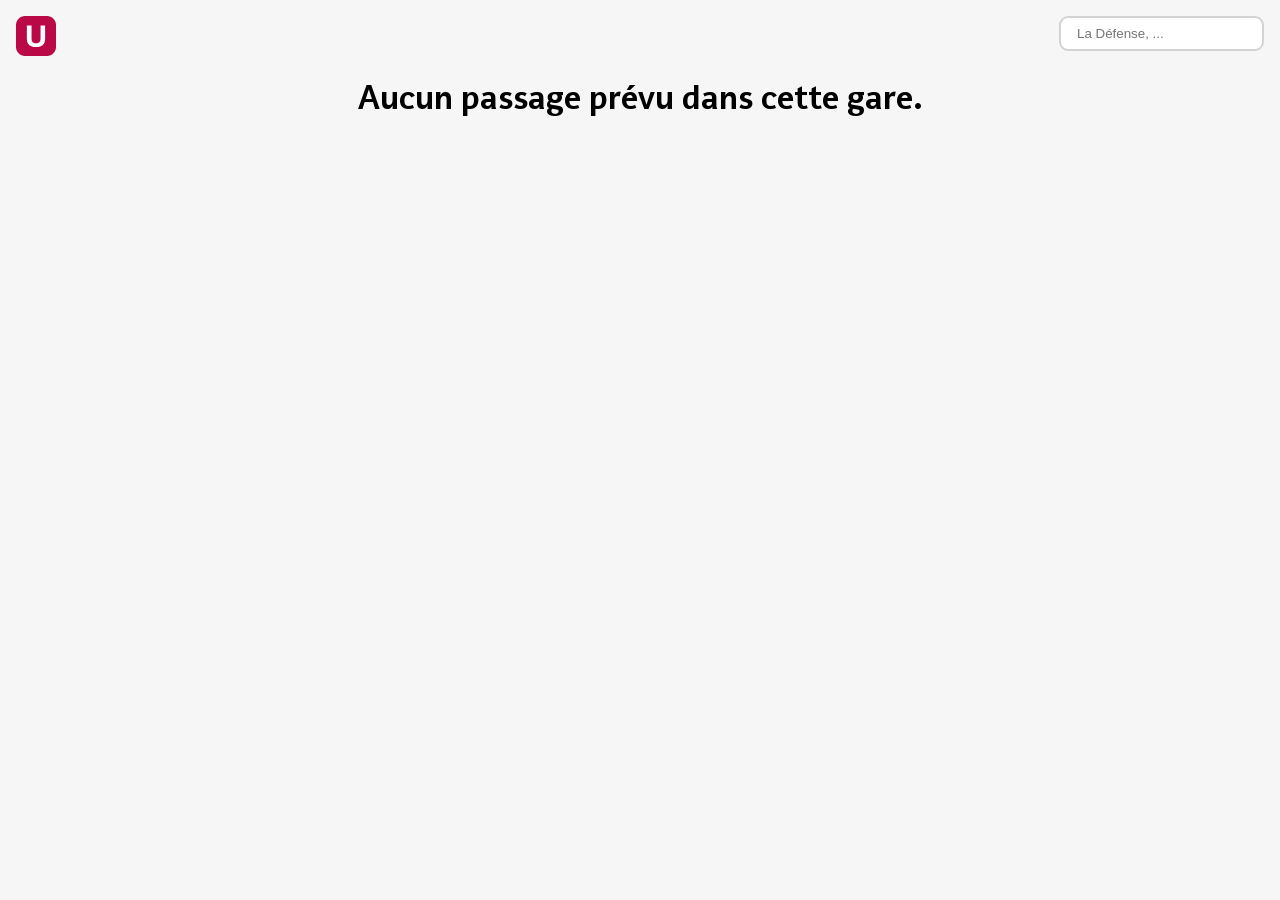
<file: train-u.html>
<!DOCTYPE html>
<html lang="fr">

<head>
    <meta charset="UTF-8">
    <meta name="viewport" content="width=device-width, initial-scale=1.0">
    <title>Passage RER</title>
    <link rel="stylesheet" href="./css/app.css">
</head>

<body class="sncf">
    <div class="menu">
        <div>
            <div class="logoLigne">
                <img src="./img/lignes/train-u.svg" alt="">
            </div>
            <h1 id="station"></h1>
        </div>
        <div style="display: flex; flex-direction: column;">
            <form action="">
                <label for="stationSearch"></label>
                <input type="text" id="stationSearch" oninput="rechercherStation()" placeholder="La Défense, ...">
                <ul id="stationSearchResults"></ul>
                
            </form>
        </div>
    </div>
    <div id="horaires">
    </div>

    <script src="js/train-u.js"></script>
    <script>

        function rechercherStation() {
            const inputValue = document.getElementById('stationSearch').value.toLowerCase();
            const resultsContainer = document.getElementById('stationSearchResults');
            resultsContainer.innerHTML = '';

            jsonArrets.forEach(arret => {
                const stopNameLowerCase = arret.stop_name.toLowerCase();
                if (stopNameLowerCase.includes(inputValue)) {
                    const li = document.createElement('li');
                    li.textContent = arret.stop_name;
                    li.addEventListener('click', () => onStationClick(arret.stop_id, arret.stop_name));
                    resultsContainer.appendChild(li);
                }
            });

            if (resultsContainer.children.length > 0) {
                resultsContainer.style.display = 'block';
            } else {
                resultsContainer.style.display = 'none';
            }
        }

        function onStationClick(stopId, stopName) {
            console.log(`Stop ID: ${extractStopId(stopId)}, Stop Name: ${stopName}`);
            document.getElementById('stationSearch').value = stopName;
            document.getElementById('stationSearchResults').style.display = 'none';
            updateHorairesv2(extractStopId(stopId));
            stop_Id = extractStopId(stopId);
            localStorage.setItem("stop_id", extractStopId(stopId))
            prochainTrain()
        }

        function extractStopId(stopId) {
            return stopId.split(':').pop(); // Extraire la dernière partie après le dernier ":"
        }
    </script>
</body>

</html>
</file>
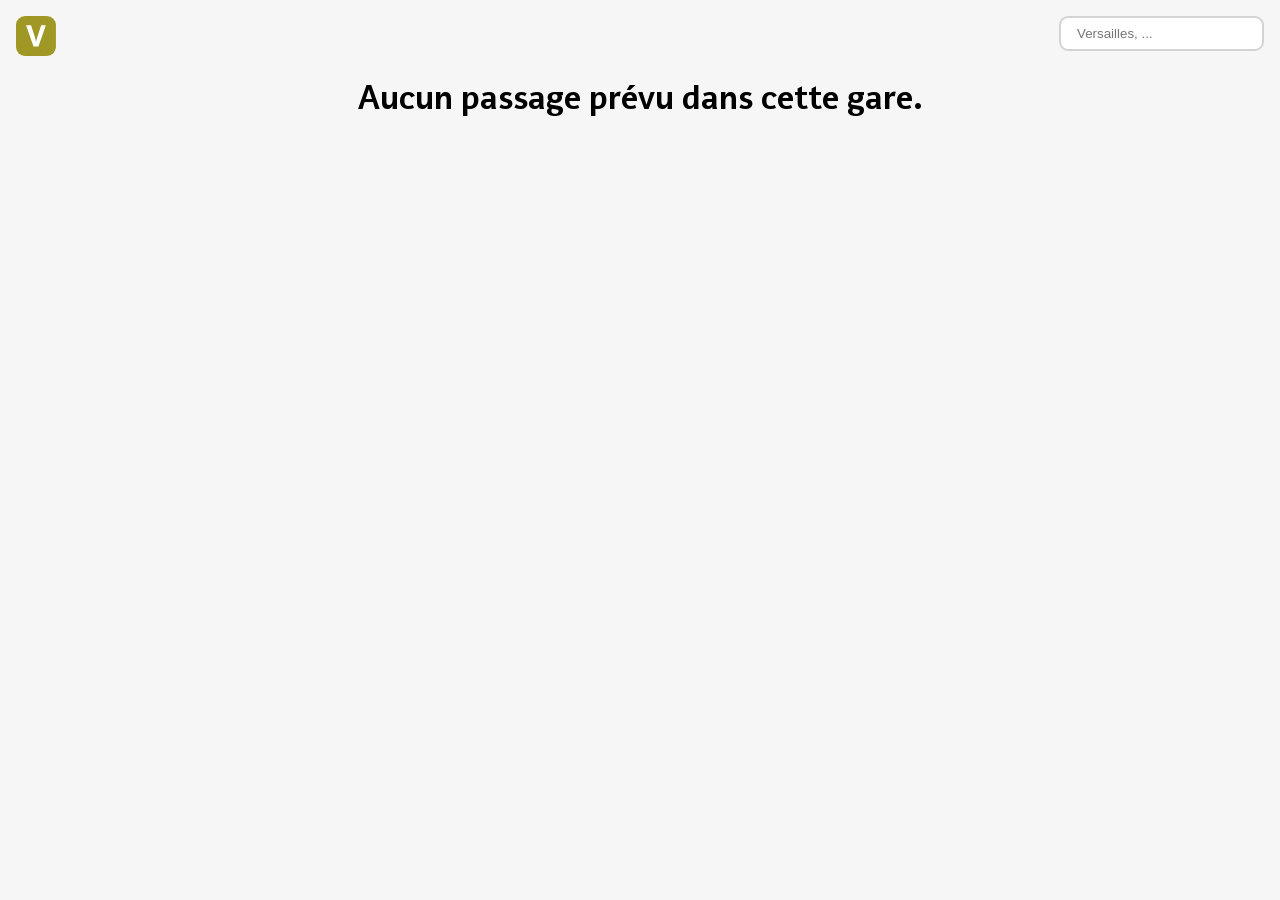
<file: train-v.html>
<!DOCTYPE html>
<html lang="fr">

<head>
    <meta charset="UTF-8">
    <meta name="viewport" content="width=device-width, initial-scale=1.0">
    <title>Passage RER</title>
    <link rel="stylesheet" href="./css/app.css">
</head>

<body class="sncf">
    <div class="menu">
        <div>
            <div class="logoLigne">
                <img src="./img/lignes/train-v.svg" alt="">
            </div>
            <h1 id="station"></h1>
        </div>
        <div style="display: flex; flex-direction: column;">
            <form action="">
                <label for="stationSearch"></label>
                <input type="text" id="stationSearch" oninput="rechercherStation()" placeholder="Versailles, ...">
                <ul id="stationSearchResults"></ul>
                
            </form>
        </div>
    </div>
    <div id="horaires">
    </div>

    <script src="js/train-v.js"></script>
    <script>

        function rechercherStation() {
            const inputValue = document.getElementById('stationSearch').value.toLowerCase();
            const resultsContainer = document.getElementById('stationSearchResults');
            resultsContainer.innerHTML = '';

            jsonArrets.forEach(arret => {
                const stopNameLowerCase = arret.stop_name.toLowerCase();
                if (stopNameLowerCase.includes(inputValue)) {
                    const li = document.createElement('li');
                    li.textContent = arret.stop_name;
                    li.addEventListener('click', () => onStationClick(arret.stop_id, arret.stop_name));
                    resultsContainer.appendChild(li);
                }
            });

            if (resultsContainer.children.length > 0) {
                resultsContainer.style.display = 'block';
            } else {
                resultsContainer.style.display = 'none';
            }
        }

        function onStationClick(stopId, stopName) {
            console.log(`Stop ID: ${extractStopId(stopId)}, Stop Name: ${stopName}`);
            document.getElementById('stationSearch').value = stopName;
            document.getElementById('stationSearchResults').style.display = 'none';
            updateHorairesv2(extractStopId(stopId));
            stop_Id = extractStopId(stopId);
            localStorage.setItem("stop_id", extractStopId(stopId))
            prochainTrain()
        }

        function extractStopId(stopId) {
            return stopId.split(':').pop(); // Extraire la dernière partie après le dernier ":"
        }
    </script>
</body>

</html>
</file>
<file: css/app.css>
@media screen and (prefers-color-scheme: dark) {
    body {
        background: #101010 !important;
        color: #f6f6f6;
    }

    .mission {
        color: #c2c2c2 !important;
    }

    .quai {
        color: #c2c2c2 !important;
    }

    .svgmode__fg {
        fill: #fff !important;
    }

    .svg-line-number--white {
        fill: white !important;
    }
}

/* Fonts */

@font-face {
    font-family: 'Parisine';
    font-weight: normal;
    src: url('../fonts/Parisine-Regular.otf');
}

@font-face {
    font-family: 'Parisine';
    font-weight: bold;
    src: url('../fonts/Parisine Bold.ttf');
}

@font-face {
    font-family: 'Achemine';
    font-weight: bold;
    src: url('../fonts/achemine/achemine_bold.ttf');
}

@font-face {
    font-family: 'Achemine';
    font-weight: normal;
    src: url('../fonts/achemine/achemine_regular.ttf');
}

@keyframes blink {
    0% {
        opacity: 1;
    }

    50% {
        opacity: 0.5;
    }

    100% {
        opacity: 1;
    }
}

.blink {
    animation: blink 3s infinite;
}

.dot {
    width: 30px;
    height: 30px;
    background-color: #ef8101;
    border-radius: 50%;
    animation: dot 1s steps(1, start) infinite;
    display: none;
}

@keyframes dot {
    0%, 100% {
        opacity: 1;
    }
    50% {
        opacity: 0;
    }
}


body {
    background: #f6f6f6;
    font-family: 'Parisine', sans-serif;
}

body.sncf {
    font-family: 'Achemine', sans-serif !important;
}

.menu {
    display: flex;
    justify-content: space-between;
}

.menu>* {
    display: flex;
    padding: .5rem 0;
    align-items: center;
}

.menu>*>* {
    margin-bottom: 0;
    margin-top: 0;
}

/* Text */

/* Generic heading styles */
h1 {
    font-size: 2em;
    font-weight: bold;
    margin-bottom: 0.1em;
}

h2 {
    font-size: 1.5em;
    font-weight: bold;
    margin-bottom: 0.1em;
}

h3 {
    font-size: 1.17em;
    font-weight: bold;
    margin-bottom: 0.1em;
}

h4 {
    font-size: 1em;
    font-weight: bold;
    margin-bottom: 0.1em;
}

h5 {
    font-size: 0.83em;
    font-weight: bold;
    margin-bottom: 0.1em;
}

h6 {
    font-size: 0.67em;
    font-weight: bold;
    margin-bottom: 0.1em;
}

p {
    font-size: 1em;
    line-height: 1.5;
    margin: 0em;
}

p.big {
    font-size: 22px;
}

.center {
    text-align: center;
}

h1.big {
    font-size: 50px;
}

.horaires {
    display: flex;
    flex-direction: column;
}

h3.direction {
    margin: .4rem 0 0 0;
}

.big-text {
    font-size: 40px
}

.ultra-text {
    font-size: 60px
}

/* SVG */

@media screen {
    .dark-mode .tn-svg-line--TRAM_T13 {
        fill: #8d5e2a;
    }

    .svg-line-number--white {
        fill: #000;
    }
}

@media screen {
    .tn-svg-line--RER_A {
        fill: #e3051c;
    }

    .tn-svg-line--RER_B {
        fill: #5291ce;
    }

    .dark-mode .tn-svg-line--LIGNE_L {
        fill: #ceadd2;
    }

    .dark-mode .tn-svg-line--LIGNE_J {
        fill: #d5c900;
    }
}

/* InfoStation — Ecran */

.logoLigne {
    display: flex;
    gap: 5px;
    flex-direction: row;
    margin-right: 20px;
    margin-left: 8px;
}

.logoLigne>img {
    height: 40px;
}


.sncf>#horaires>.horaire-row {
    padding: .25rem 0;
}

.horaire-row {
    display: flex;
    justify-content: space-between;
    align-items: center;
    align-content: center;
    width: 100%;
    height: 140px;
}

#horaires1,
#horaires2 {
    width: 47vw;
}

.horaire-row>*>* {
    margin: 0;
}

.dest,
#destination2 {
    font-size: 45px;
}

.heure,
#heure2 {
    display: flex;
    flex-direction: column;
    justify-content: center;
    align-items: center;
    align-content: center;
}

.mission,
#mission2 {
    color: #2f2f2f;
    font-size: 25px;
    margin-left: 15px;
    margin-top: 0;
    margin-bottom: 0;
}

.horaire-sub {
    display: flex;
}

.quai {
    color: #2f2f2f;
    font-size: 25px;
    margin-left: 15px;
    margin-top: 0;
    margin-bottom: 0;
}

#stationSearchResults {
    list-style-type: none;
    padding: 0;
    margin: 0;
    position: absolute;
    display: none;
    color: #fff;
    background: #050d9e;
    border-bottom-left-radius: 11px;
    border-bottom-right-radius: 11px;
    z-index: 999;
}

#stationSearchResults li {
    padding: 8px;
    cursor: pointer;
}

#stationSearchResults li:hover {
    background-color: #2229ac;
    border-bottom-left-radius: 11px;
    border-bottom-right-radius: 11px;
    z-index: 999;
}

#stationSearch {
    background-color: white;
    padding: 0.5rem 1rem;
    border: 2px solid lightgrey;
    border-radius: 9px;
    margin-right: 8px;
}

#horaires>h3 {
    display: none !important;
}

#horaires {
    display: flex;
    justify-content: space-between;
    z-index: 1;
}

/* Info Trafic */
.info-trafic {
    width: 100vw;
    background: #5446463b;
    margin: 0;
    border-top: 5px solid #ff0000;
    display: flex;
    flex-direction: row;
    align-items: center;
    height: 80px;
    justify-content: flex-start;
    backdrop-filter: blur(9px);
    -webkit-backdrop-filter: blur(9px);
    position: fixed;
    bottom: 0;
    flex-wrap: nowrap;
    align-content: center;
    z-index: 899;
}

.info-trafic.ok {
    background: #4654473b;
    border-top: 5px solid #009726;
}

.info-trafic.danger {
    background: #5451463b;
    border-top: 5px solid #db6300;
}
</file>
